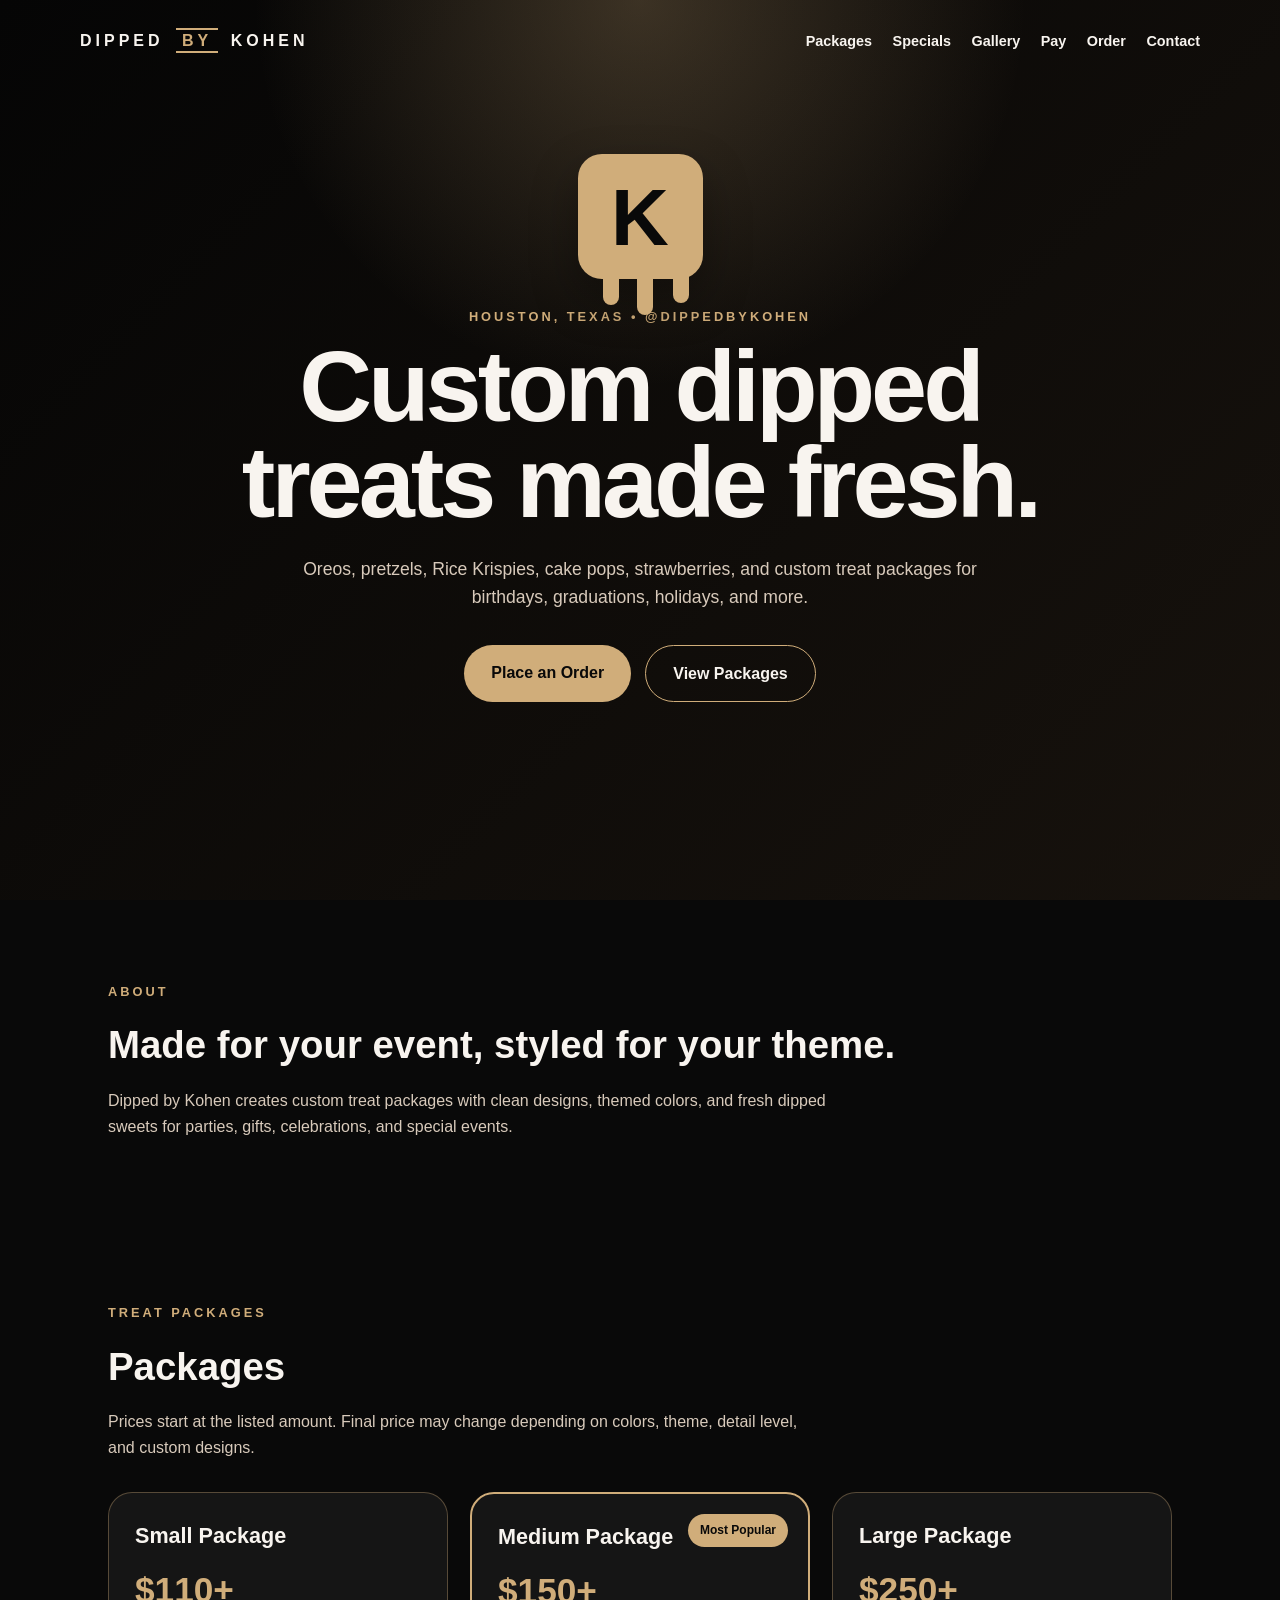
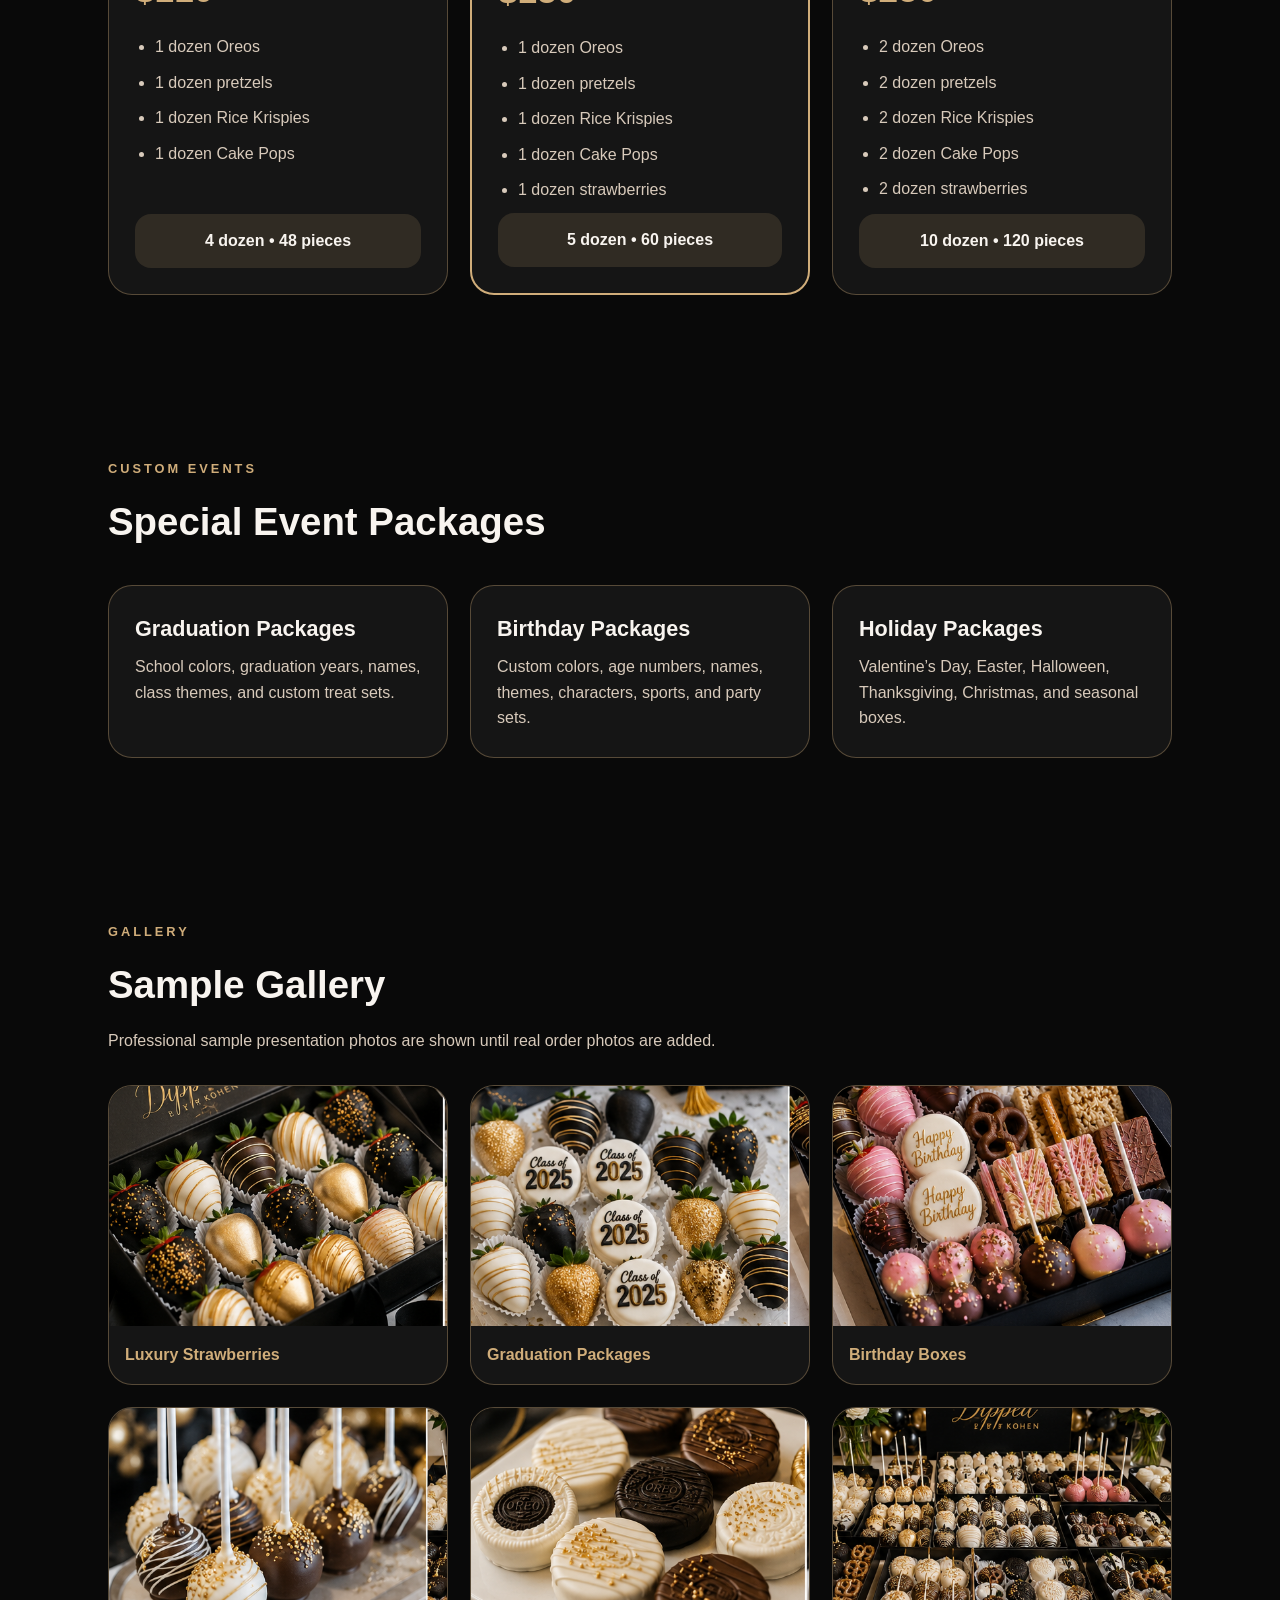
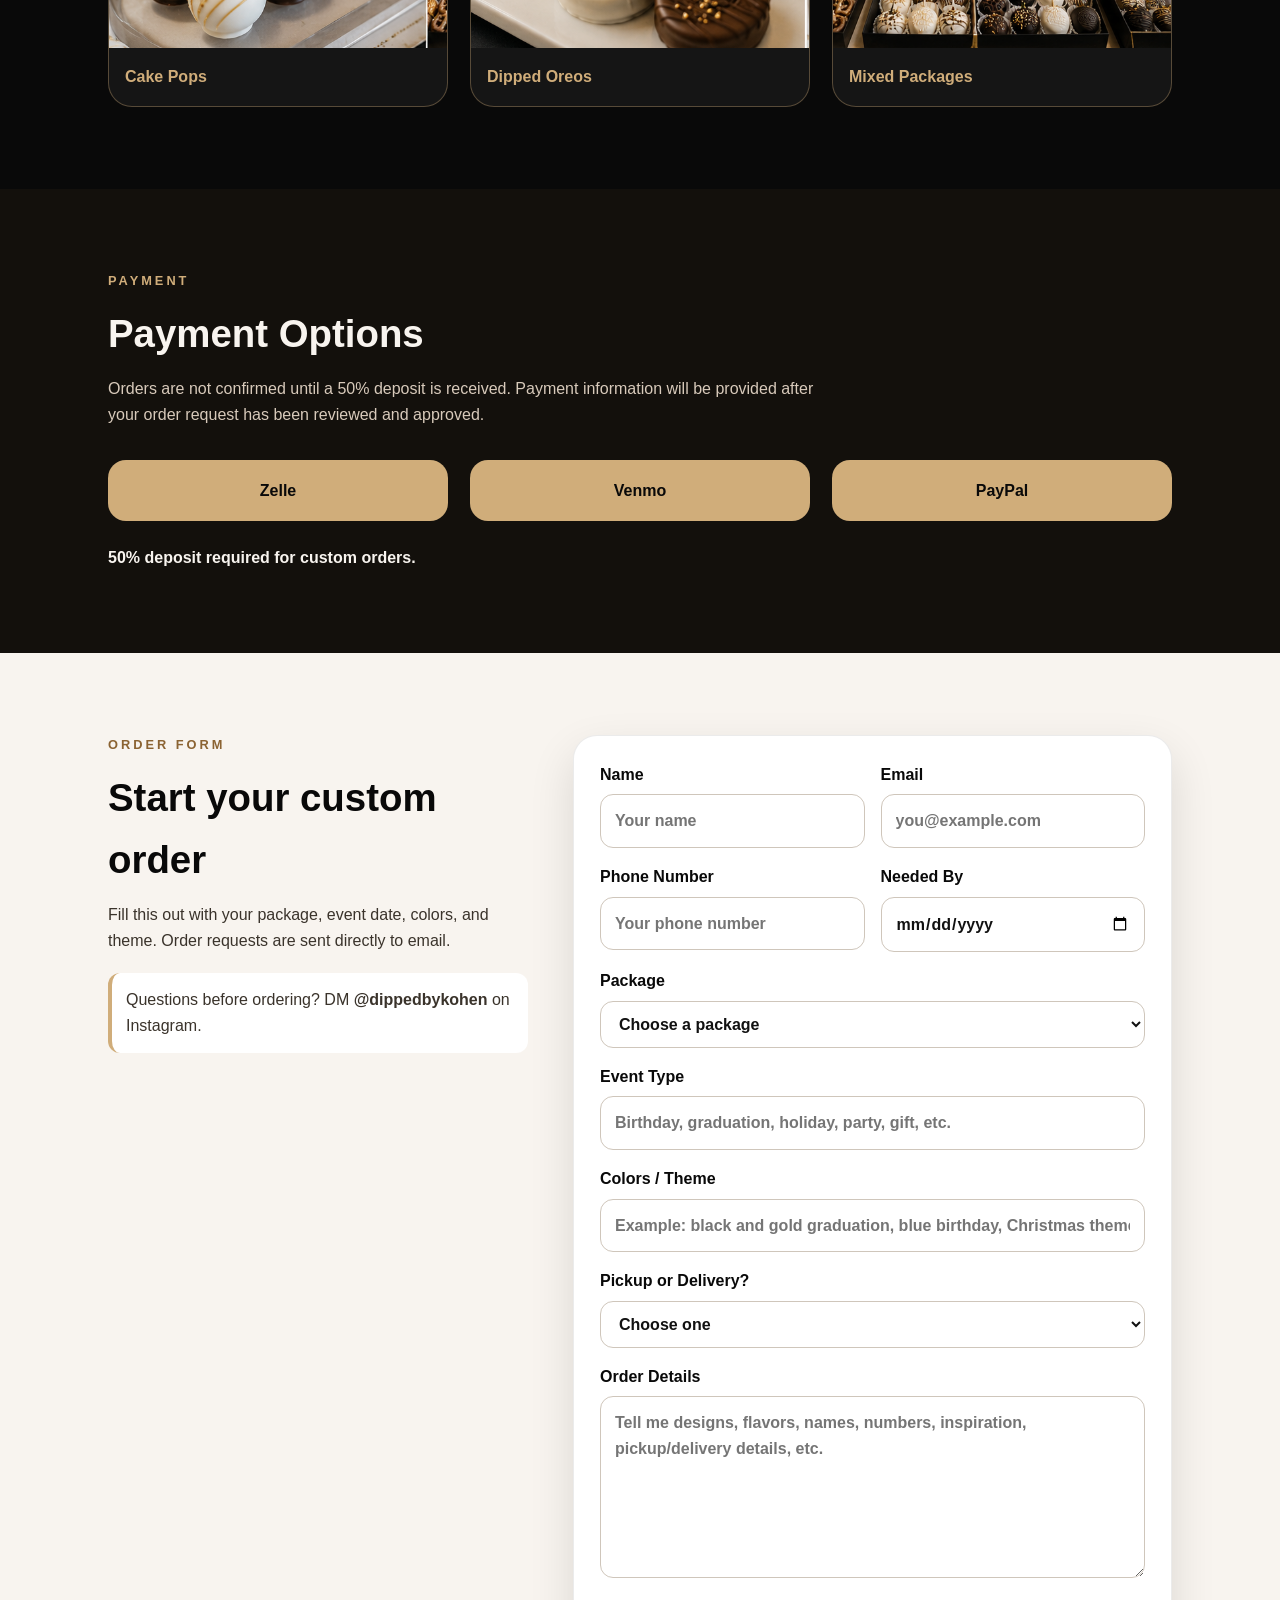
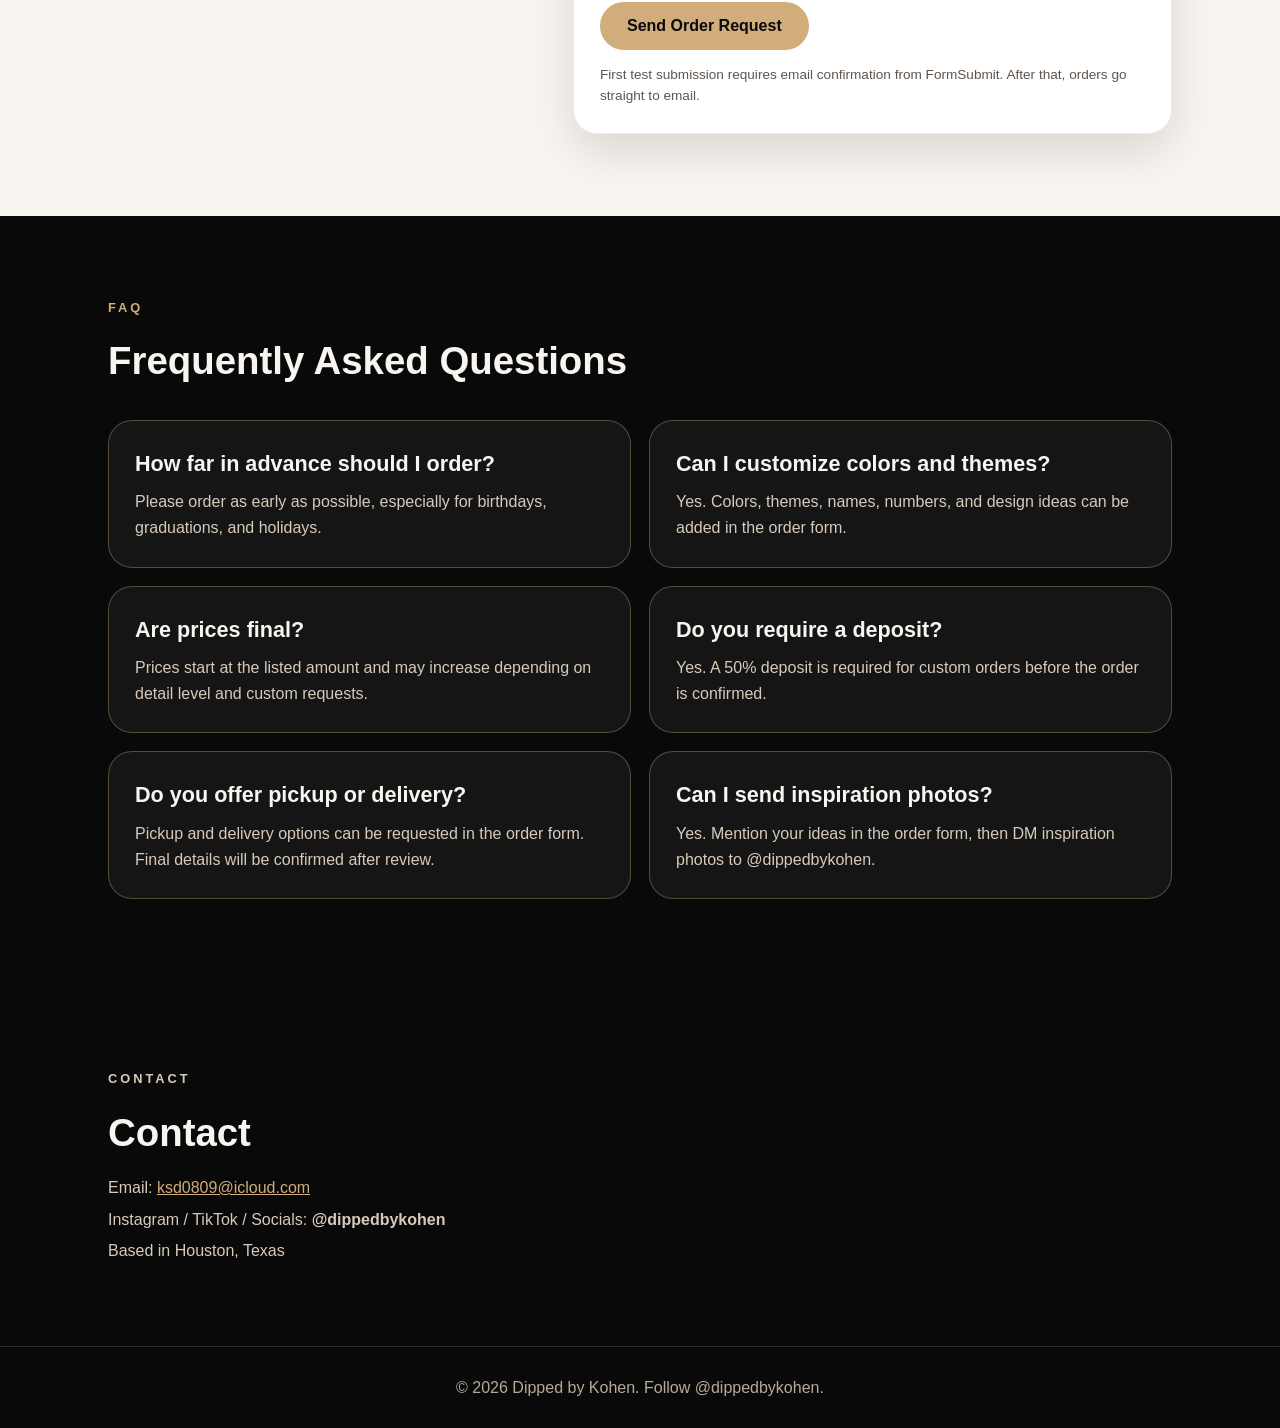
<file: dippedbykohen_final_venmo_paypal_zelle/index.html>
<!DOCTYPE html>
<html lang="en">
<head>
  <meta charset="UTF-8" />
  <meta name="viewport" content="width=device-width, initial-scale=1.0" />
  <title>Dipped by Kohen | Custom Dipped Treats in Houston</title>
  <meta name="description" content="Dipped by Kohen offers custom dipped treats, Oreos, pretzels, Rice Krispies, cake pops, strawberries, graduation packages, birthday packages, and holiday packages in Houston, Texas.">
  <link rel="stylesheet" href="style.css" />
</head>
<body>
<header class="hero" id="home">
  <nav>
    <a class="brand" href="#home">DIPPED <span>BY</span> KOHEN</a>
    <div class="nav-links">
      <a href="#packages">Packages</a>
      <a href="#specials">Specials</a>
      <a href="#gallery">Gallery</a>
      <a href="#payment">Pay</a>
      <a href="#order">Order</a>
      <a href="#contact">Contact</a>
    </div>
  </nav>

  <section class="hero-content">
    <div class="drip-k">K</div>
    <p class="eyebrow">Houston, Texas • @dippedbykohen</p>
    <h1>Custom dipped treats made fresh.</h1>
    <p class="hero-text">Oreos, pretzels, Rice Krispies, cake pops, strawberries, and custom treat packages for birthdays, graduations, holidays, and more.</p>
    <div class="hero-buttons">
      <a class="button" href="#order">Place an Order</a>
      <a class="button outline" href="#packages">View Packages</a>
    </div>
  </section>
</header>

<main>
<section class="section intro">
  <p class="eyebrow">About</p>
  <h2>Made for your event, styled for your theme.</h2>
  <p class="subtitle">Dipped by Kohen creates custom treat packages with clean designs, themed colors, and fresh dipped sweets for parties, gifts, celebrations, and special events.</p>
</section>

<section class="section" id="packages">
  <p class="eyebrow">Treat Packages</p>
  <h2>Packages</h2>
  <p class="subtitle">Prices start at the listed amount. Final price may change depending on colors, theme, detail level, and custom designs.</p>
  <div class="pricing-grid">
    <div class="price-card">
      <h3>Small Package</h3>
      <p class="price">$110+</p>
      <ul><li>1 dozen Oreos</li><li>1 dozen pretzels</li><li>1 dozen Rice Krispies</li><li>1 dozen Cake Pops</li></ul>
      <div class="count"><strong>4 dozen • 48 pieces</strong></div>
    </div>
    <div class="price-card featured">
      <div class="tag">Most Popular</div>
      <h3>Medium Package</h3>
      <p class="price">$150+</p>
      <ul><li>1 dozen Oreos</li><li>1 dozen pretzels</li><li>1 dozen Rice Krispies</li><li>1 dozen Cake Pops</li><li>1 dozen strawberries</li></ul>
      <div class="count"><strong>5 dozen • 60 pieces</strong></div>
    </div>
    <div class="price-card">
      <h3>Large Package</h3>
      <p class="price">$250+</p>
      <ul><li>2 dozen Oreos</li><li>2 dozen pretzels</li><li>2 dozen Rice Krispies</li><li>2 dozen Cake Pops</li><li>2 dozen strawberries</li></ul>
      <div class="count"><strong>10 dozen • 120 pieces</strong></div>
    </div>
  </div>
</section>

<section class="section specials" id="specials">
  <p class="eyebrow">Custom Events</p>
  <h2>Special Event Packages</h2>
  <div class="special-grid">
    <div class="special-card"><h3>Graduation Packages</h3><p>School colors, graduation years, names, class themes, and custom treat sets.</p></div>
    <div class="special-card"><h3>Birthday Packages</h3><p>Custom colors, age numbers, names, themes, characters, sports, and party sets.</p></div>
    <div class="special-card"><h3>Holiday Packages</h3><p>Valentine’s Day, Easter, Halloween, Thanksgiving, Christmas, and seasonal boxes.</p></div>
  </div>
</section>

<section class="section gallery" id="gallery">
  <p class="eyebrow">Gallery</p>
  <h2>Sample Gallery</h2>
  <p class="subtitle">Professional sample presentation photos are shown until real order photos are added.</p>
  <div class="gallery-grid">
    <figure><img src="images/gallery-strawberries.png" alt="Luxury dipped strawberries sample"><figcaption>Luxury Strawberries</figcaption></figure>
    <figure><img src="images/gallery-graduation.png" alt="Graduation treat package sample"><figcaption>Graduation Packages</figcaption></figure>
    <figure><img src="images/gallery-birthday.png" alt="Birthday treat box sample"><figcaption>Birthday Boxes</figcaption></figure>
    <figure><img src="images/gallery-cakepops.png" alt="Cake pops sample"><figcaption>Cake Pops</figcaption></figure>
    <figure><img src="images/gallery-oreos.png" alt="Custom dipped Oreos sample"><figcaption>Dipped Oreos</figcaption></figure>
    <figure><img src="images/gallery-mixed.png" alt="Mixed treat package sample"><figcaption>Mixed Packages</figcaption></figure>
  </div>
</section>

<section class="section payment" id="payment">
  <p class="eyebrow">Payment</p>
  <h2>Payment Options</h2>
  <p class="subtitle">Orders are not confirmed until a 50% deposit is received. Payment information will be provided after your order request has been reviewed and approved.</p>
  <div class="payment-grid three-payments">
    <div class="payment-button">Zelle</div>
    <div class="payment-button">Venmo</div>
    <div class="payment-button">PayPal</div>
  </div>
  <p class="deposit"><strong>50% deposit required for custom orders.</strong></p>
</section>

<section class="section order-section" id="order">
  <div class="order-text">
    <p class="eyebrow">Order Form</p>
    <h2>Start your custom order</h2>
    <p>Fill this out with your package, event date, colors, and theme. Order requests are sent directly to email.</p>
    <p class="dm-note">Questions before ordering? DM <strong>@dippedbykohen</strong> on Instagram.</p>
  </div>

  <form action="https://formsubmit.co/ksd0809@icloud.com" method="POST" class="order-form">
    <input type="hidden" name="_subject" value="New Dipped by Kohen Order Request">
    <input type="hidden" name="_captcha" value="false">
    <input type="hidden" name="_template" value="table">
    <input type="hidden" name="_next" value="success.html">

    <div class="form-row">
      <label>Name<input type="text" name="Customer Name" placeholder="Your name" required /></label>
      <label>Email<input type="email" name="Customer Email" placeholder="you@example.com" required /></label>
    </div>
    <div class="form-row">
      <label>Phone Number<input type="tel" name="Phone Number" placeholder="Your phone number" required /></label>
      <label>Needed By<input type="date" name="Needed By" required /></label>
    </div>
    <label>Package
      <select name="Package" required>
        <option value="">Choose a package</option>
        <option>Small Package — $110+ — 48 pieces</option>
        <option>Medium Package — $150+ — 60 pieces</option>
        <option>Large Package — $250+ — 120 pieces</option>
        <option>Graduation Package</option>
        <option>Birthday Package</option>
        <option>Holiday Package</option>
        <option>Custom Order</option>
      </select>
    </label>
    <label>Event Type<input type="text" name="Event Type" placeholder="Birthday, graduation, holiday, party, gift, etc." /></label>
    <label>Colors / Theme<input type="text" name="Colors / Theme" placeholder="Example: black and gold graduation, blue birthday, Christmas theme" /></label>
    <label>Pickup or Delivery?
      <select name="Pickup or Delivery" required>
        <option value="">Choose one</option>
        <option>Pickup</option>
        <option>Delivery</option>
        <option>Not sure yet</option>
      </select>
    </label>
    <label>Order Details<textarea name="Order Details" rows="6" placeholder="Tell me designs, flavors, names, numbers, inspiration, pickup/delivery details, etc." required></textarea></label>
    <button type="submit">Send Order Request</button>
    <p class="form-note">First test submission requires email confirmation from FormSubmit. After that, orders go straight to email.</p>
  </form>
</section>

<section class="section faq" id="faq">
  <p class="eyebrow">FAQ</p>
  <h2>Frequently Asked Questions</h2>
  <div class="faq-list">
    <div><h3>How far in advance should I order?</h3><p>Please order as early as possible, especially for birthdays, graduations, and holidays.</p></div>
    <div><h3>Can I customize colors and themes?</h3><p>Yes. Colors, themes, names, numbers, and design ideas can be added in the order form.</p></div>
    <div><h3>Are prices final?</h3><p>Prices start at the listed amount and may increase depending on detail level and custom requests.</p></div>
    <div><h3>Do you require a deposit?</h3><p>Yes. A 50% deposit is required for custom orders before the order is confirmed.</p></div>
    <div><h3>Do you offer pickup or delivery?</h3><p>Pickup and delivery options can be requested in the order form. Final details will be confirmed after review.</p></div>
    <div><h3>Can I send inspiration photos?</h3><p>Yes. Mention your ideas in the order form, then DM inspiration photos to @dippedbykohen.</p></div>
  </div>
</section>

<section class="section contact" id="contact">
  <p class="eyebrow">Contact</p>
  <h2>Contact</h2>
  <p>Email: <a href="mailto:ksd0809@icloud.com">ksd0809@icloud.com</a></p>
  <p>Instagram / TikTok / Socials: <strong>@dippedbykohen</strong></p>
  <p>Based in Houston, Texas</p>
</section>
</main>

<footer>
  <p>© 2026 Dipped by Kohen. Follow @dippedbykohen.</p>
</footer>
</body>
</html>
</file>
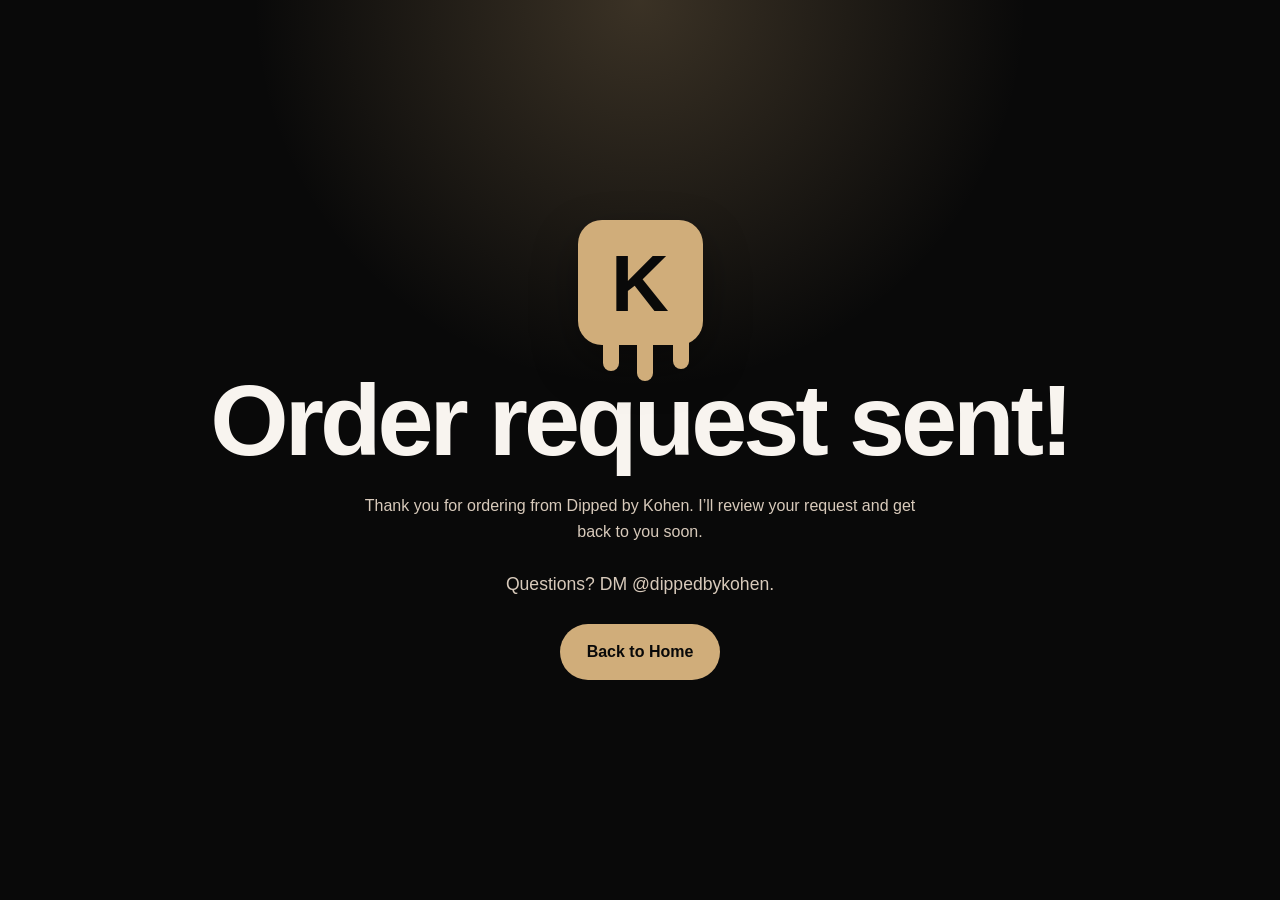
<file: dippedbykohen_final_venmo_paypal_zelle/success.html>
<!DOCTYPE html>
<html lang="en">
<head>
  <meta charset="UTF-8" />
  <meta name="viewport" content="width=device-width, initial-scale=1.0" />
  <title>Order Sent | Dipped by Kohen</title>
  <link rel="stylesheet" href="style.css" />
</head>
<body>
  <section class="success-page">
    <div class="drip-k">K</div>
    <h1>Order request sent!</h1>
    <p>Thank you for ordering from Dipped by Kohen. I’ll review your request and get back to you soon.</p>
    <p class="hero-text">Questions? DM @dippedbykohen.</p>
    <a class="button" href="index.html">Back to Home</a>
  </section>
</body>
</html>
</file>
<file: dippedbykohen_final_venmo_paypal_zelle/style.css>
*{box-sizing:border-box;margin:0;padding:0}html{scroll-behavior:smooth}body{background:#090909;color:#f8f4ef;font-family:Arial,Helvetica,sans-serif;line-height:1.6}a{color:#d0ad7a}.hero{min-height:100vh;background:radial-gradient(circle at top,rgba(208,173,122,.25),transparent 35%),linear-gradient(135deg,#050505,#17120d);padding:28px}nav{max-width:1120px;margin:0 auto;display:flex;justify-content:space-between;align-items:center}.brand{letter-spacing:4px;font-weight:900;color:#f8f4ef;text-decoration:none}.brand span{color:#d0ad7a;border-top:2px solid #d0ad7a;border-bottom:2px solid #d0ad7a;padding:2px 6px;margin:0 4px}.nav-links a{color:#f8f4ef;text-decoration:none;margin-left:16px;font-weight:700;font-size:.9rem}.hero-content{max-width:900px;margin:100px auto 0;text-align:center}.drip-k{width:125px;height:125px;margin:0 auto 28px;background:#d0ad7a;color:#090909;border-radius:24px;display:grid;place-items:center;font-size:5rem;font-weight:900;position:relative;box-shadow:0 20px 45px rgba(0,0,0,.35)}.drip-k:after{content:"";position:absolute;bottom:-26px;left:25px;width:16px;height:38px;background:#d0ad7a;border-radius:0 0 18px 18px;box-shadow:34px 10px 0 #d0ad7a,70px -2px 0 #d0ad7a}.eyebrow{color:#d0ad7a;text-transform:uppercase;letter-spacing:3px;font-size:.8rem;font-weight:900;margin-bottom:12px}h1{font-size:clamp(3rem,8vw,6.3rem);line-height:.95;letter-spacing:-4px;margin-bottom:24px}h2{font-size:2.4rem;margin-bottom:12px}.hero-text,.subtitle{max-width:720px;color:#d8cabb}.hero-text{margin:0 auto 34px;font-size:1.1rem}.button,button{display:inline-block;background:#d0ad7a;color:#090909;text-decoration:none;padding:15px 27px;border-radius:999px;border:none;font-weight:900;cursor:pointer;font-size:1rem}.button.outline{background:transparent;color:#f8f4ef;border:1px solid #d0ad7a}.hero-buttons{display:flex;justify-content:center;gap:14px;flex-wrap:wrap}.section{max-width:1120px;margin:0 auto;padding:82px 28px}.pricing-grid,.special-grid,.gallery-grid,.payment-grid{display:grid;gap:22px;margin-top:32px}.pricing-grid{grid-template-columns:repeat(3,1fr)}.special-grid{grid-template-columns:repeat(3,1fr)}.gallery-grid{grid-template-columns:repeat(3,1fr)}.payment-grid{grid-template-columns:repeat(4,1fr)}.price-card,.special-card,.faq-list div{background:#151515;border:1px solid rgba(208,173,122,.35);border-radius:24px;padding:26px}.price-card{min-height:380px;display:flex;flex-direction:column;position:relative}.price-card.featured{border:2px solid #d0ad7a}.tag{position:absolute;right:20px;top:20px;background:#d0ad7a;color:#090909;padding:7px 12px;border-radius:999px;font-size:.75rem;font-weight:900}.price-card h3,.special-card h3,.faq-list h3{font-size:1.35rem}.price{font-size:2.2rem;font-weight:900;color:#d0ad7a;margin:8px 0 16px}.price-card ul{padding-left:20px;color:#d8cabb}.price-card li{margin-bottom:10px}.count{margin-top:auto;background:rgba(208,173,122,.14);color:#f8f4ef;border-radius:16px;padding:14px;text-align:center}.special-card p,.faq-list p{color:#d8cabb;margin-top:8px}.gallery-grid figure{background:#151515;border:1px solid rgba(208,173,122,.35);border-radius:24px;overflow:hidden}.gallery-grid img{width:100%;height:240px;object-fit:cover;display:block}.gallery-grid figcaption{padding:16px;font-weight:900;color:#d0ad7a}.payment{background:#13100c;max-width:none;padding-left:max(28px,calc((100% - 1120px)/2 + 28px));padding-right:max(28px,calc((100% - 1120px)/2 + 28px))}.payment-button{background:#d0ad7a;color:#090909;text-decoration:none;border-radius:18px;padding:18px;text-align:center;font-weight:900}.deposit{margin-top:24px;color:#f8f4ef}.order-section{max-width:none;background:#f8f4ef;color:#090909;display:grid;grid-template-columns:minmax(260px,420px) minmax(300px,680px);gap:45px;align-items:start;padding-left:max(28px,calc((100% - 1120px)/2 + 28px));padding-right:max(28px,calc((100% - 1120px)/2 + 28px))}.order-section .eyebrow{color:#8b6332}.order-text p:not(.eyebrow){color:#3a332b}.dm-note{margin-top:20px;background:#fff;border-left:4px solid #d0ad7a;padding:14px;border-radius:12px}.order-form{background:#fff;border:1px solid rgba(0,0,0,.08);border-radius:24px;padding:26px;box-shadow:0 18px 45px rgba(0,0,0,.12)}.form-row{display:grid;grid-template-columns:1fr 1fr;gap:16px}label{display:block;font-weight:800;margin-bottom:16px}input,select,textarea{width:100%;margin-top:7px;padding:13px 14px;border:1px solid #cfc6bb;border-radius:13px;font:inherit;background:#fff;color:#111}textarea{resize:vertical}.form-note{font-size:.85rem;color:#5f554d;margin-top:14px}.faq-list{display:grid;grid-template-columns:1fr 1fr;gap:18px;margin-top:28px}.contact p{color:#d8cabb;margin-top:6px}footer{text-align:center;padding:28px;border-top:1px solid rgba(208,173,122,.22);color:#b8aa99}.success-page{min-height:100vh;display:flex;flex-direction:column;justify-content:center;align-items:center;text-align:center;padding:28px;background:radial-gradient(circle at top,rgba(208,173,122,.25),transparent 35%),#090909}.success-page p{max-width:560px;color:#d8cabb;margin-bottom:26px}@media(max-width:950px){nav{flex-direction:column;gap:18px}.nav-links{text-align:center}.nav-links a{display:inline-block;margin:6px 8px}.pricing-grid,.special-grid,.gallery-grid,.payment-grid,.order-section,.form-row,.faq-list{grid-template-columns:1fr}.hero-content{margin-top:70px}.price-card{min-height:auto}.tag{position:static;display:inline-block;margin-bottom:14px}}
.three-payments{grid-template-columns:repeat(3,1fr)}
@media(max-width:950px){.three-payments{grid-template-columns:1fr}}
</file>
